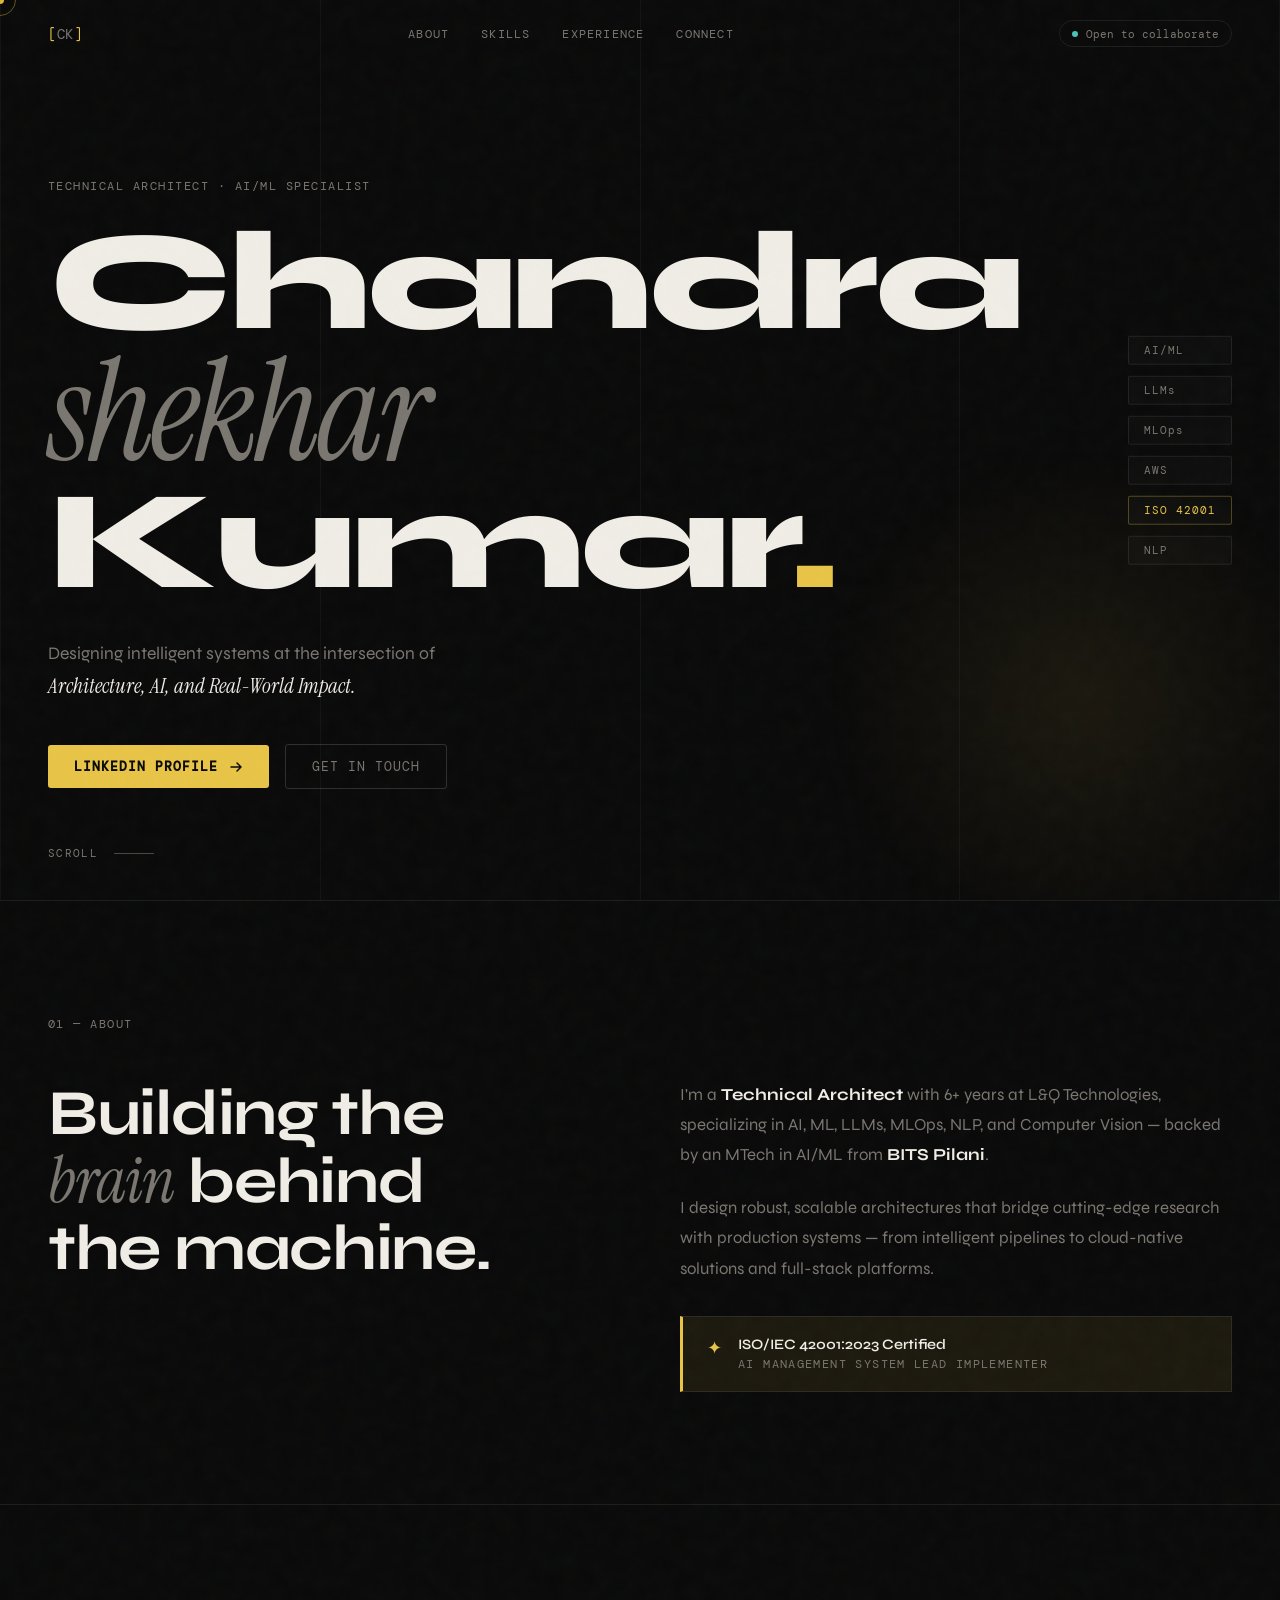
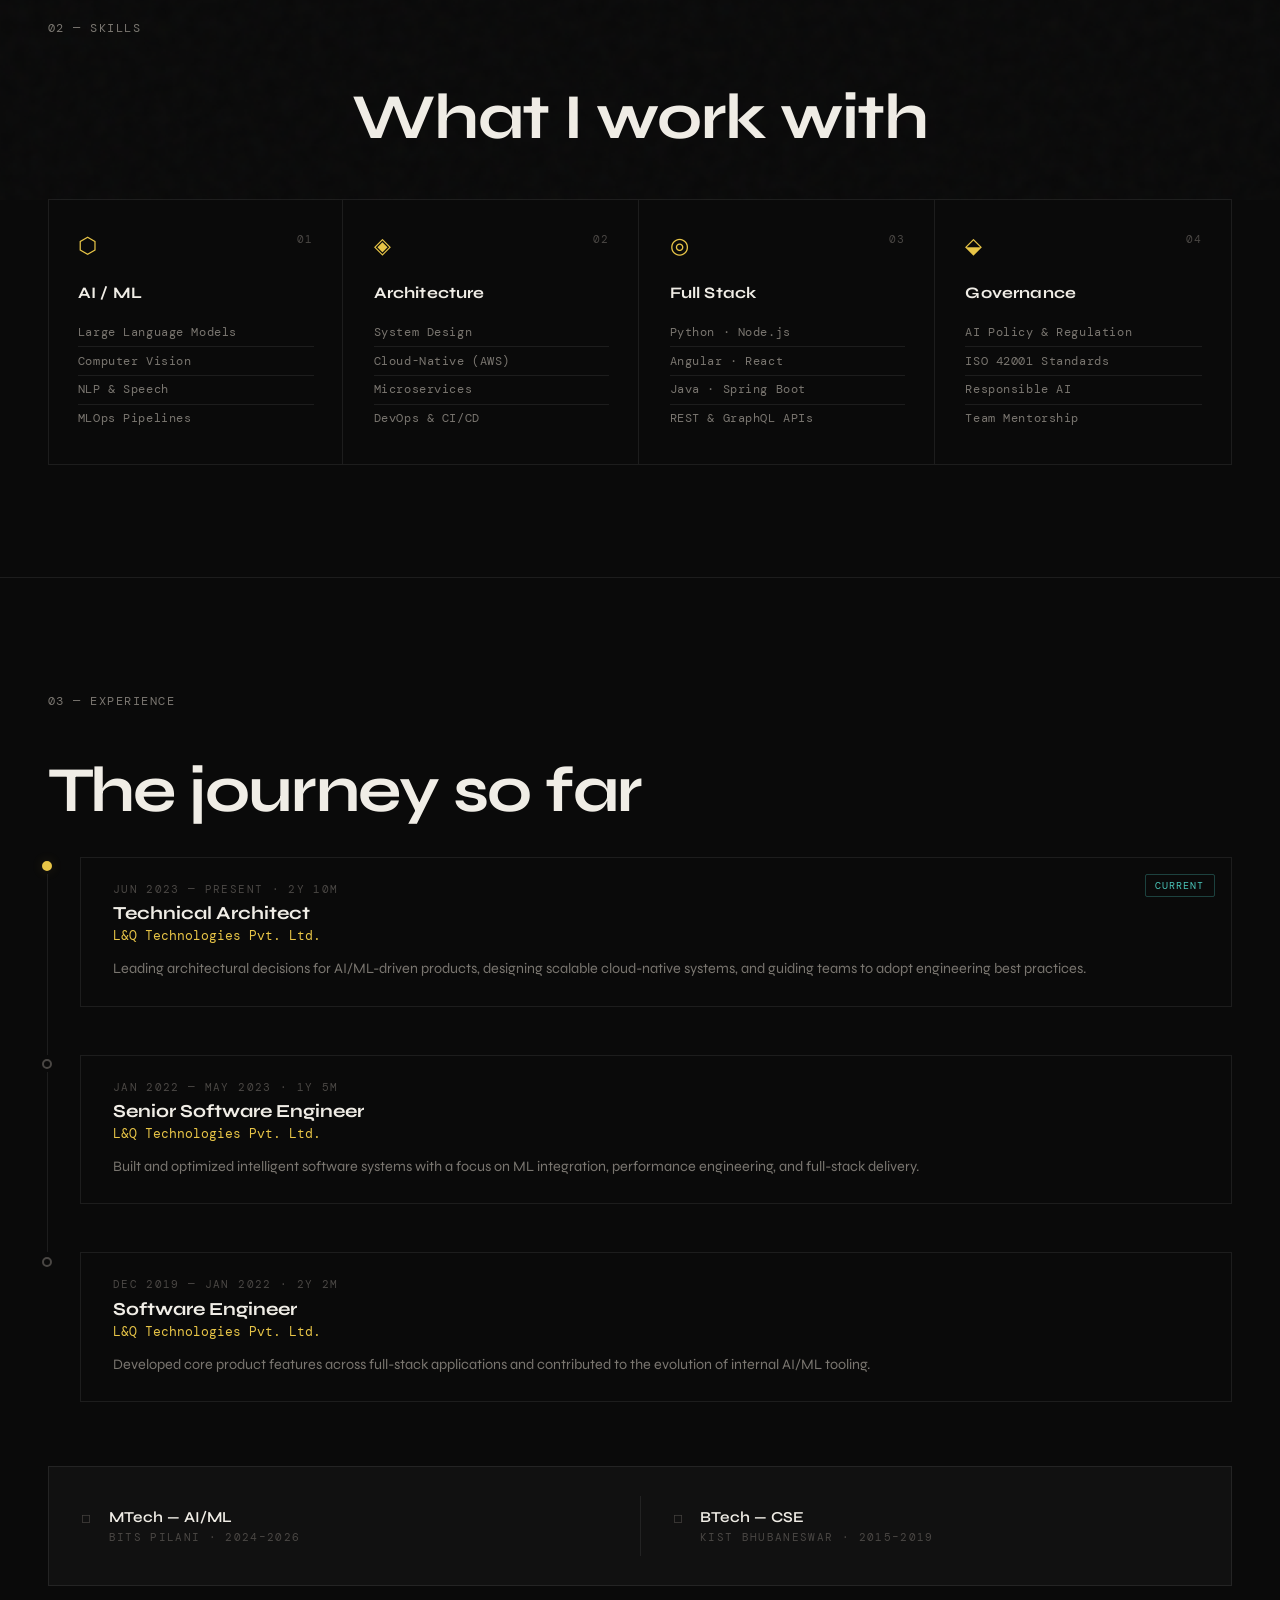
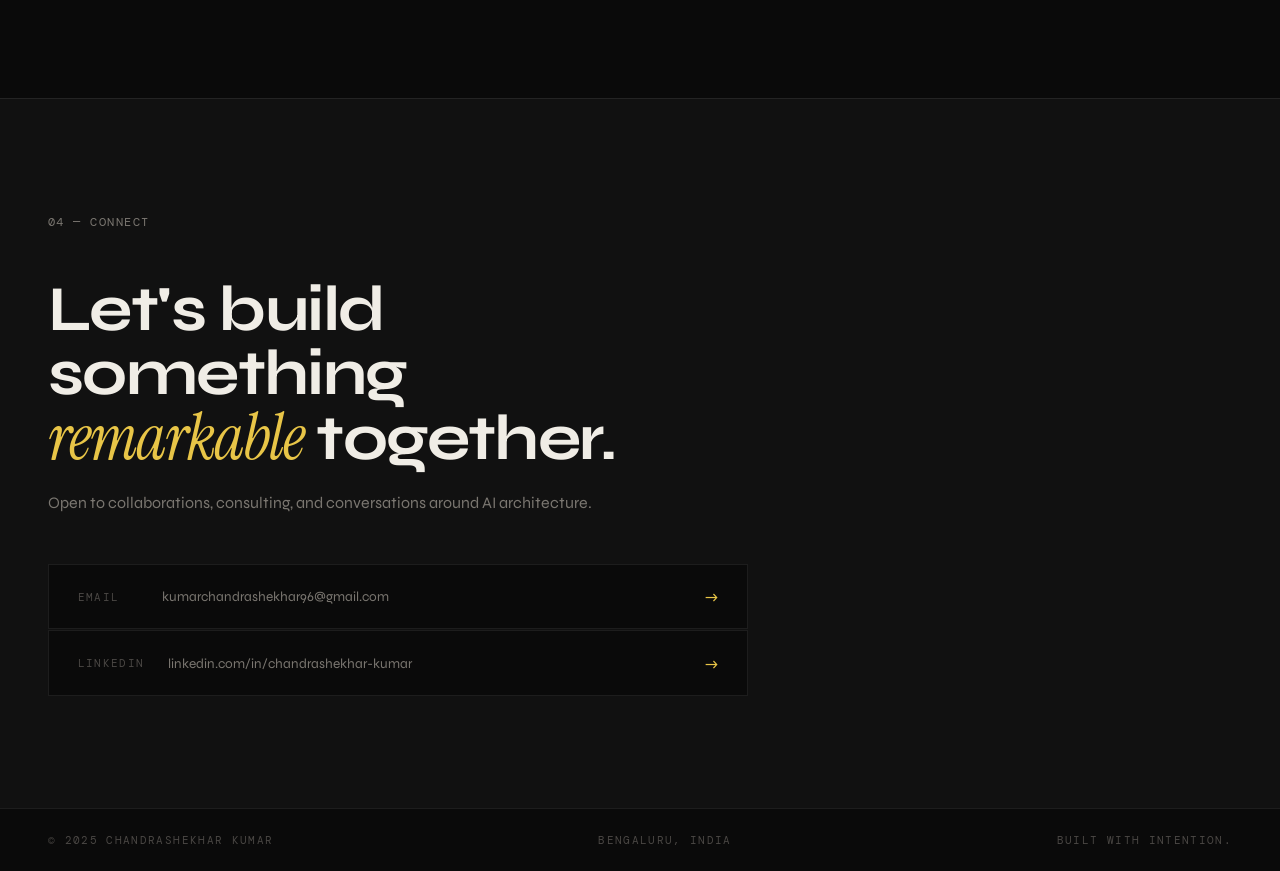
<file: index.html>
<!DOCTYPE html>
<html lang="en">
<head>
  <meta charset="UTF-8" />
  <meta name="viewport" content="width=device-width, initial-scale=1.0" />
  <title>Chandrashekhar Kumar — Technical Architect & AI/ML Specialist</title>
  <link rel="stylesheet" href="style.css" />
  <link rel="preconnect" href="https://fonts.googleapis.com" />
  <link rel="preconnect" href="https://fonts.gstatic.com" crossorigin />
  <link href="https://fonts.googleapis.com/css2?family=Syne:wght@400;600;700;800&family=DM+Mono:wght@300;400;500&family=Instrument+Serif:ital@0;1&display=swap" rel="stylesheet" />
</head>
<body>

  <!-- Cursor -->
  <div class="cursor" id="cursor"></div>
  <div class="cursor-follower" id="cursor-follower"></div>

  <!-- Noise overlay -->
  <div class="noise"></div>

  <!-- Grid lines -->
  <div class="grid-lines">
    <span></span><span></span><span></span><span></span><span></span>
  </div>

  <!-- NAV -->
  <nav class="nav" id="nav">
    <div class="nav-logo">
      <span class="logo-bracket">[</span>CK<span class="logo-bracket">]</span>
    </div>
    <div class="nav-links">
      <a href="#about" class="nav-link">About</a>
      <a href="#skills" class="nav-link">Skills</a>
      <a href="#experience" class="nav-link">Experience</a>
      <a href="#connect" class="nav-link">Connect</a>
    </div>
    <div class="nav-badge">
      <span class="status-dot"></span> Open to collaborate
    </div>
  </nav>

  <!-- HERO -->
  <section class="hero" id="hero">
    <div class="hero-eyebrow">
      <span class="mono">Technical Architect · AI/ML Specialist</span>
    </div>

    <h1 class="hero-name">
      <span class="name-line reveal" data-delay="0">Chandra</span>
      <span class="name-line reveal italic" data-delay="100">shekhar</span>
      <span class="name-line reveal" data-delay="200">Kumar<span class="dot">.</span></span>
    </h1>

    <div class="hero-tagline reveal" data-delay="400">
      Designing intelligent systems at the intersection of<br />
      <em>Architecture, AI, and Real-World Impact.</em>
    </div>

    <div class="hero-cta reveal" data-delay="600">
      <a href="https://www.linkedin.com/in/chandrashekhar-kumar" target="_blank" class="btn btn-primary">
        <span>LinkedIn Profile</span>
        <svg viewBox="0 0 16 16" fill="none"><path d="M3 8h10M9 4l4 4-4 4" stroke="currentColor" stroke-width="1.5" stroke-linecap="round" stroke-linejoin="round"/></svg>
      </a>
      <a href="mailto:kumarchandrashekhar96@gmail.com" class="btn btn-ghost">
        <span>Get in Touch</span>
      </a>
    </div>

    <div class="hero-scroll-hint">
      <span class="mono small">scroll</span>
      <div class="scroll-line"></div>
    </div>

    <!-- Floating chips -->
    <div class="floating-chips">
      <div class="chip chip-1">AI/ML</div>
      <div class="chip chip-2">LLMs</div>
      <div class="chip chip-3">MLOps</div>
      <div class="chip chip-4">AWS</div>
      <div class="chip chip-5">ISO 42001</div>
      <div class="chip chip-6">NLP</div>
    </div>

    <!-- Diagonal accent -->
    <div class="hero-accent"></div>
  </section>

  <!-- ABOUT -->
  <section class="about section" id="about">
    <div class="section-label"><span class="mono">01 — About</span></div>
    <div class="about-grid">
      <div class="about-left">
        <h2 class="section-title">Building the <br /><em>brain</em> behind <br />the machine.</h2>
      </div>
      <div class="about-right">
        <p class="about-text">
          I'm a <strong>Technical Architect</strong> with 6+ years at L&Q Technologies, specializing in AI, ML, LLMs, MLOps, NLP, and Computer Vision — backed by an MTech in AI/ML from <strong>BITS Pilani</strong>.
        </p>
        <p class="about-text">
          I design robust, scalable architectures that bridge cutting-edge research with production systems — from intelligent pipelines to cloud-native solutions and full-stack platforms.
        </p>
        <div class="about-cert">
          <div class="cert-icon">✦</div>
          <div>
            <div class="cert-title">ISO/IEC 42001:2023 Certified</div>
            <div class="cert-sub mono">AI Management System Lead Implementer</div>
          </div>
        </div>
      </div>
    </div>
  </section>

  <!-- SKILLS -->
  <section class="skills-section section" id="skills">
    <div class="section-label"><span class="mono">02 — Skills</span></div>
    <h2 class="section-title centered">What I work with</h2>
    <div class="skills-grid">

      <div class="skill-card" data-index="0">
        <div class="skill-card-top">
          <span class="skill-icon">⬡</span>
          <span class="skill-num mono">01</span>
        </div>
        <h3>AI / ML</h3>
        <ul>
          <li>Large Language Models</li>
          <li>Computer Vision</li>
          <li>NLP & Speech</li>
          <li>MLOps Pipelines</li>
        </ul>
      </div>

      <div class="skill-card" data-index="1">
        <div class="skill-card-top">
          <span class="skill-icon">◈</span>
          <span class="skill-num mono">02</span>
        </div>
        <h3>Architecture</h3>
        <ul>
          <li>System Design</li>
          <li>Cloud-Native (AWS)</li>
          <li>Microservices</li>
          <li>DevOps & CI/CD</li>
        </ul>
      </div>

      <div class="skill-card" data-index="2">
        <div class="skill-card-top">
          <span class="skill-icon">◎</span>
          <span class="skill-num mono">03</span>
        </div>
        <h3>Full Stack</h3>
        <ul>
          <li>Python · Node.js</li>
          <li>Angular · React</li>
          <li>Java · Spring Boot</li>
          <li>REST & GraphQL APIs</li>
        </ul>
      </div>

      <div class="skill-card" data-index="3">
        <div class="skill-card-top">
          <span class="skill-icon">⬙</span>
          <span class="skill-num mono">04</span>
        </div>
        <h3>Governance</h3>
        <ul>
          <li>AI Policy & Regulation</li>
          <li>ISO 42001 Standards</li>
          <li>Responsible AI</li>
          <li>Team Mentorship</li>
        </ul>
      </div>

    </div>
  </section>

  <!-- EXPERIENCE TIMELINE -->
  <section class="experience section" id="experience">
    <div class="section-label"><span class="mono">03 — Experience</span></div>
    <h2 class="section-title">The journey so far</h2>

    <div class="timeline">

      <div class="timeline-item current">
        <div class="timeline-dot"></div>
        <div class="timeline-connector"></div>
        <div class="timeline-content">
          <div class="timeline-meta mono">Jun 2023 — Present · 2y 10m</div>
          <div class="timeline-role">Technical Architect</div>
          <div class="timeline-company">L&Q Technologies Pvt. Ltd.</div>
          <p>Leading architectural decisions for AI/ML-driven products, designing scalable cloud-native systems, and guiding teams to adopt engineering best practices.</p>
          <span class="timeline-badge current-badge">Current</span>
        </div>
      </div>

      <div class="timeline-item">
        <div class="timeline-dot"></div>
        <div class="timeline-connector"></div>
        <div class="timeline-content">
          <div class="timeline-meta mono">Jan 2022 — May 2023 · 1y 5m</div>
          <div class="timeline-role">Senior Software Engineer</div>
          <div class="timeline-company">L&Q Technologies Pvt. Ltd.</div>
          <p>Built and optimized intelligent software systems with a focus on ML integration, performance engineering, and full-stack delivery.</p>
        </div>
      </div>

      <div class="timeline-item">
        <div class="timeline-dot"></div>
        <div class="timeline-content">
          <div class="timeline-meta mono">Dec 2019 — Jan 2022 · 2y 2m</div>
          <div class="timeline-role">Software Engineer</div>
          <div class="timeline-company">L&Q Technologies Pvt. Ltd.</div>
          <p>Developed core product features across full-stack applications and contributed to the evolution of internal AI/ML tooling.</p>
        </div>
      </div>

    </div>

    <!-- Education strip -->
    <div class="edu-strip">
      <div class="edu-item">
        <span class="edu-icon mono">◻</span>
        <div>
          <div class="edu-degree">MTech — AI/ML</div>
          <div class="edu-school mono">BITS Pilani · 2024–2026</div>
        </div>
      </div>
      <div class="edu-divider"></div>
      <div class="edu-item">
        <span class="edu-icon mono">◻</span>
        <div>
          <div class="edu-degree">BTech — CSE</div>
          <div class="edu-school mono">KIST Bhubaneswar · 2015–2019</div>
        </div>
      </div>
    </div>
  </section>

  <!-- CONNECT -->
  <section class="connect section" id="connect">
    <div class="section-label"><span class="mono">04 — Connect</span></div>
    <div class="connect-inner">
      <h2 class="connect-title">
        Let's build something<br />
        <em>remarkable</em> together.
      </h2>
      <p class="connect-sub">Open to collaborations, consulting, and conversations around AI architecture.</p>
      <div class="connect-links">
        <a href="mailto:kumarchandrashekhar96@gmail.com" class="connect-card">
          <span class="connect-card-label mono">Email</span>
          <span class="connect-card-value">kumarchandrashekhar96@gmail.com</span>
          <span class="connect-arrow">→</span>
        </a>
        <a href="https://www.linkedin.com/in/chandrashekhar-kumar" target="_blank" class="connect-card">
          <span class="connect-card-label mono">LinkedIn</span>
          <span class="connect-card-value">linkedin.com/in/chandrashekhar-kumar</span>
          <span class="connect-arrow">→</span>
        </a>
      </div>
    </div>
  </section>

  <!-- FOOTER -->
  <footer class="footer">
    <span class="mono small">© 2025 Chandrashekhar Kumar</span>
    <span class="mono small">Bengaluru, India</span>
    <span class="mono small">Built with intention.</span>
  </footer>

  <script src="script.js"></script>
</body>
</html>
</file>
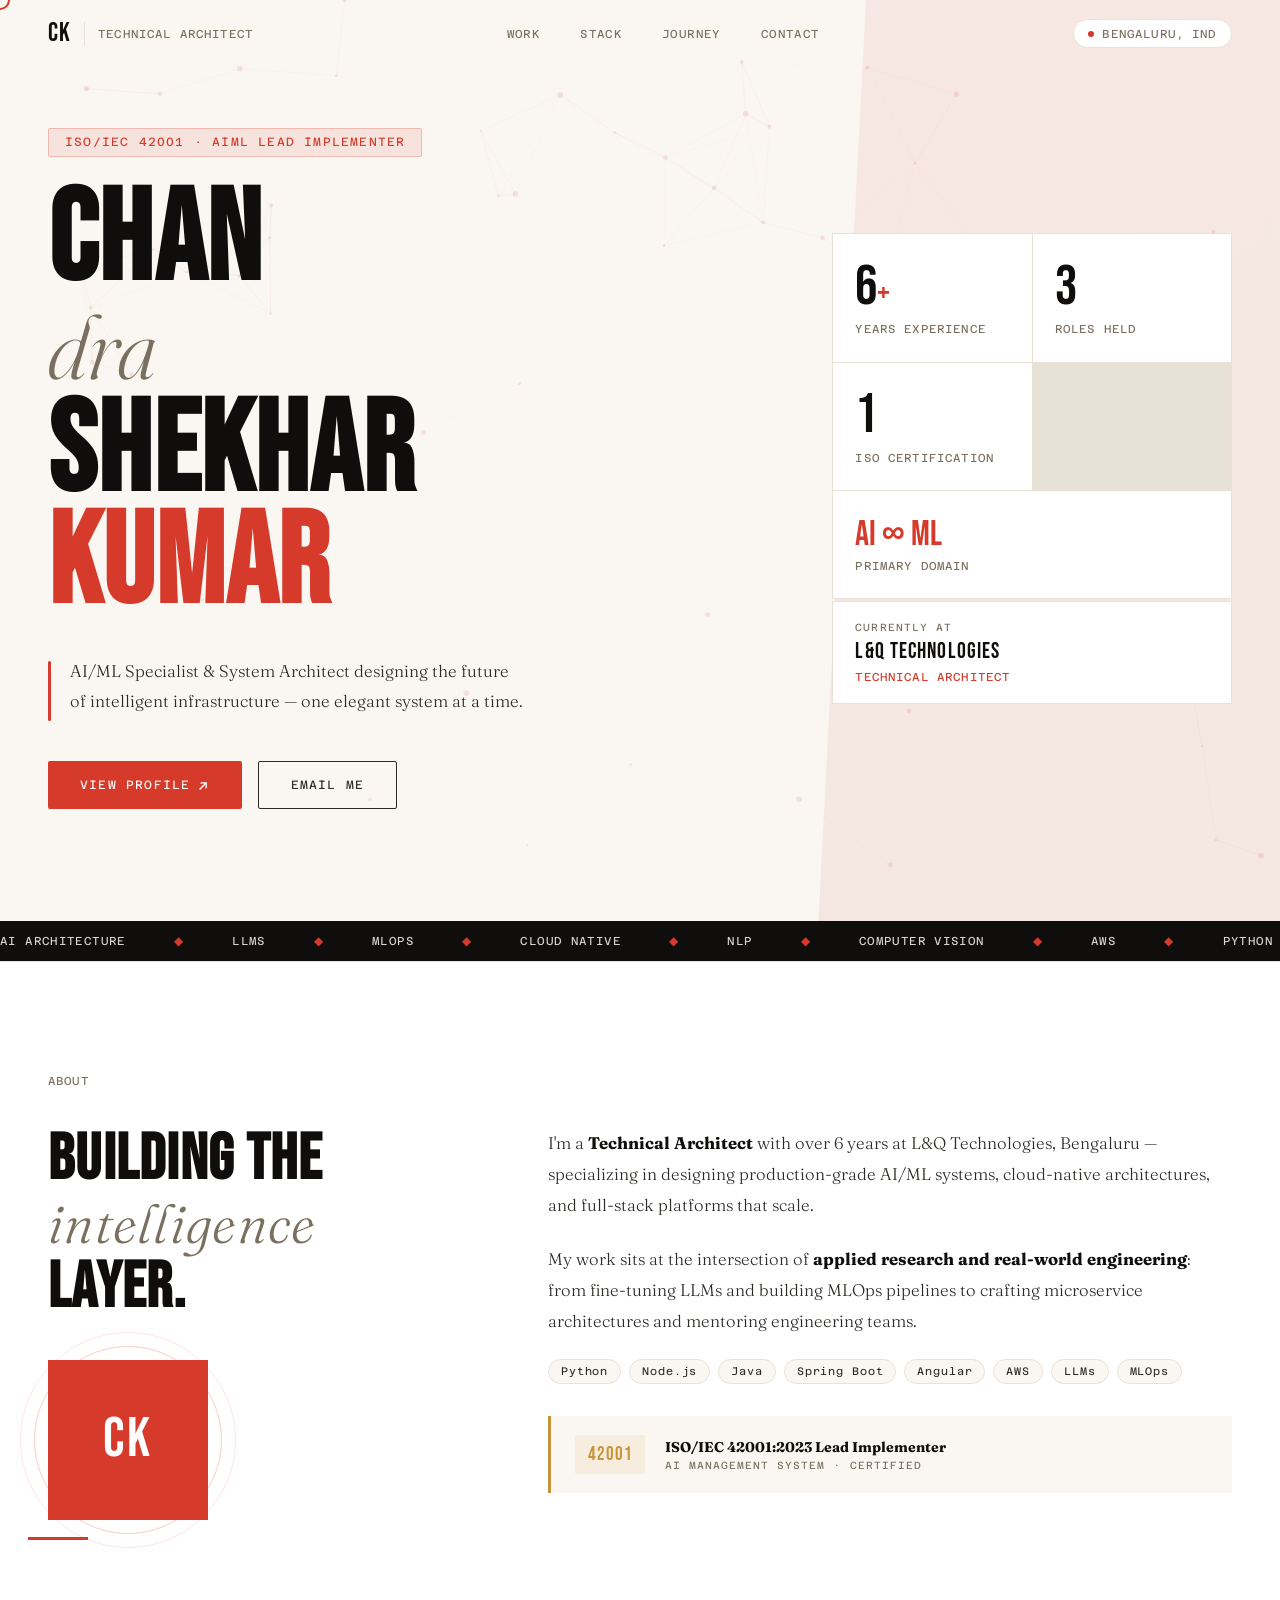
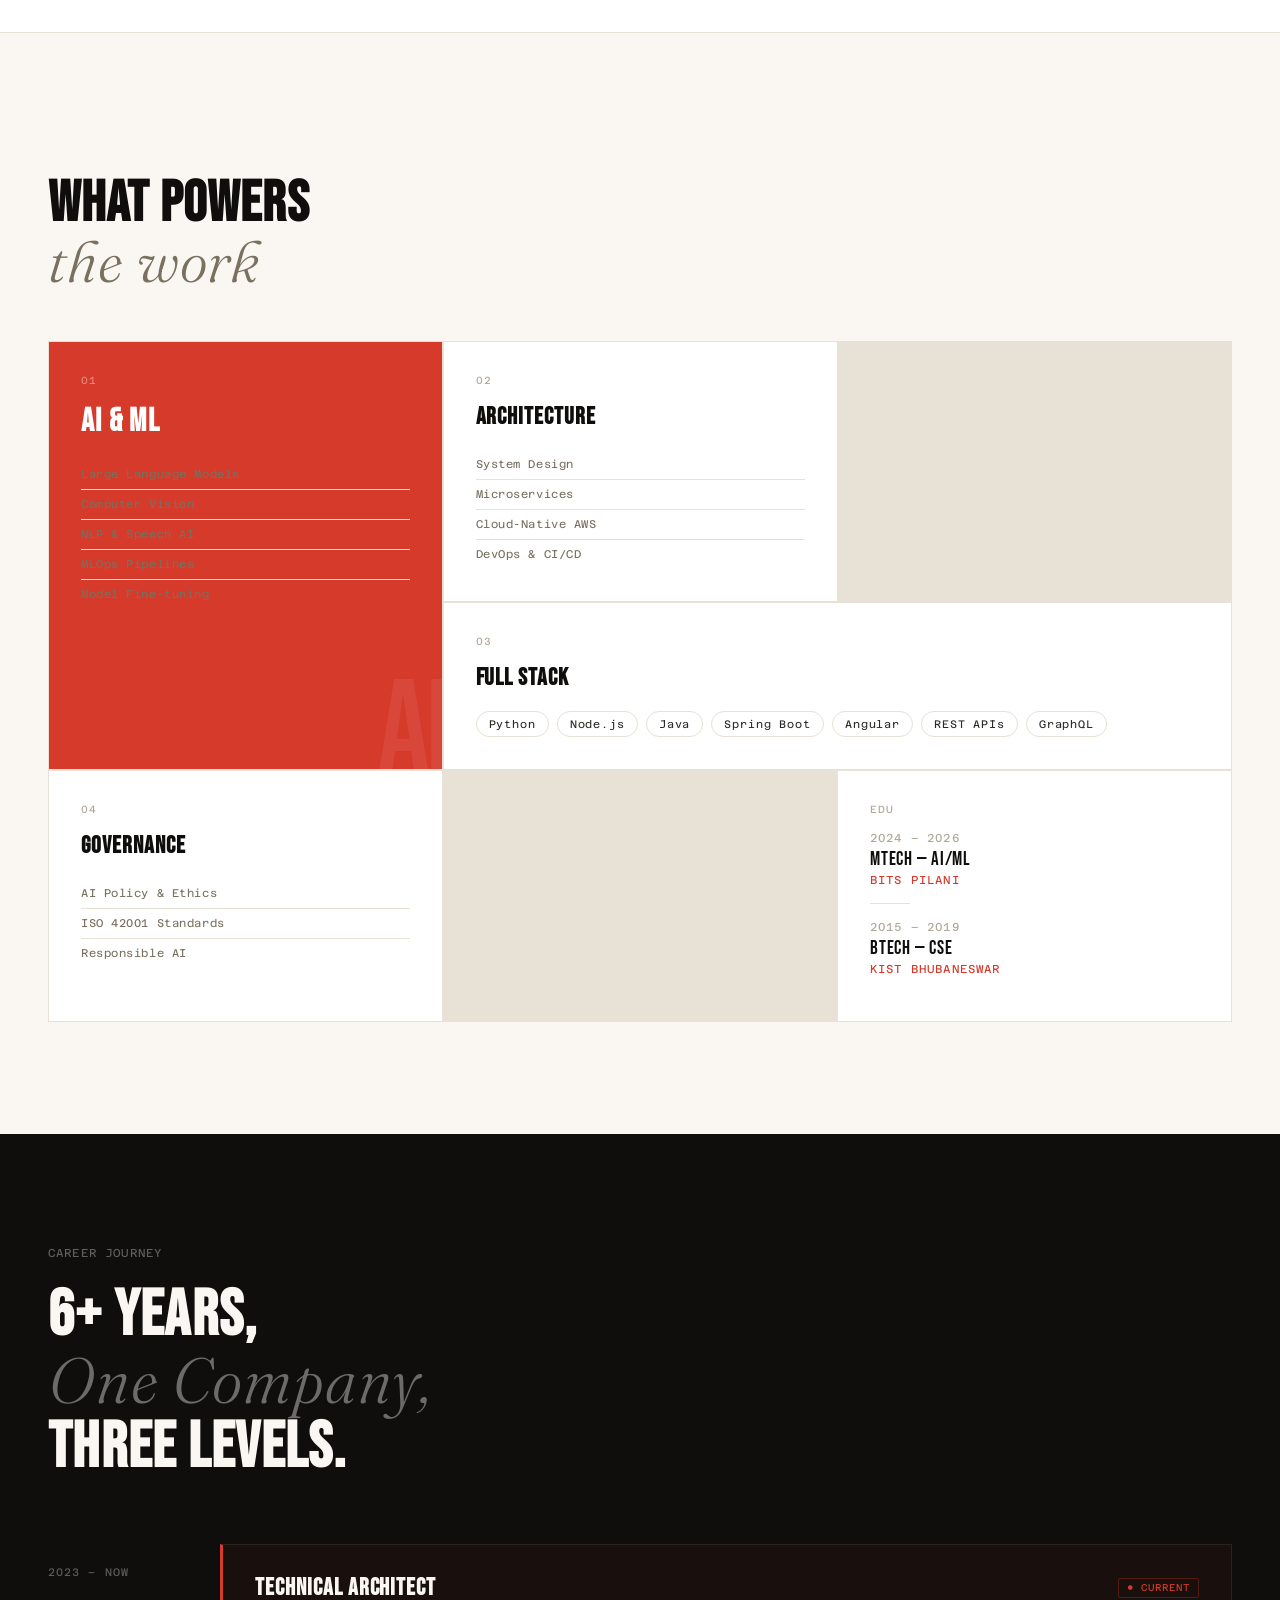
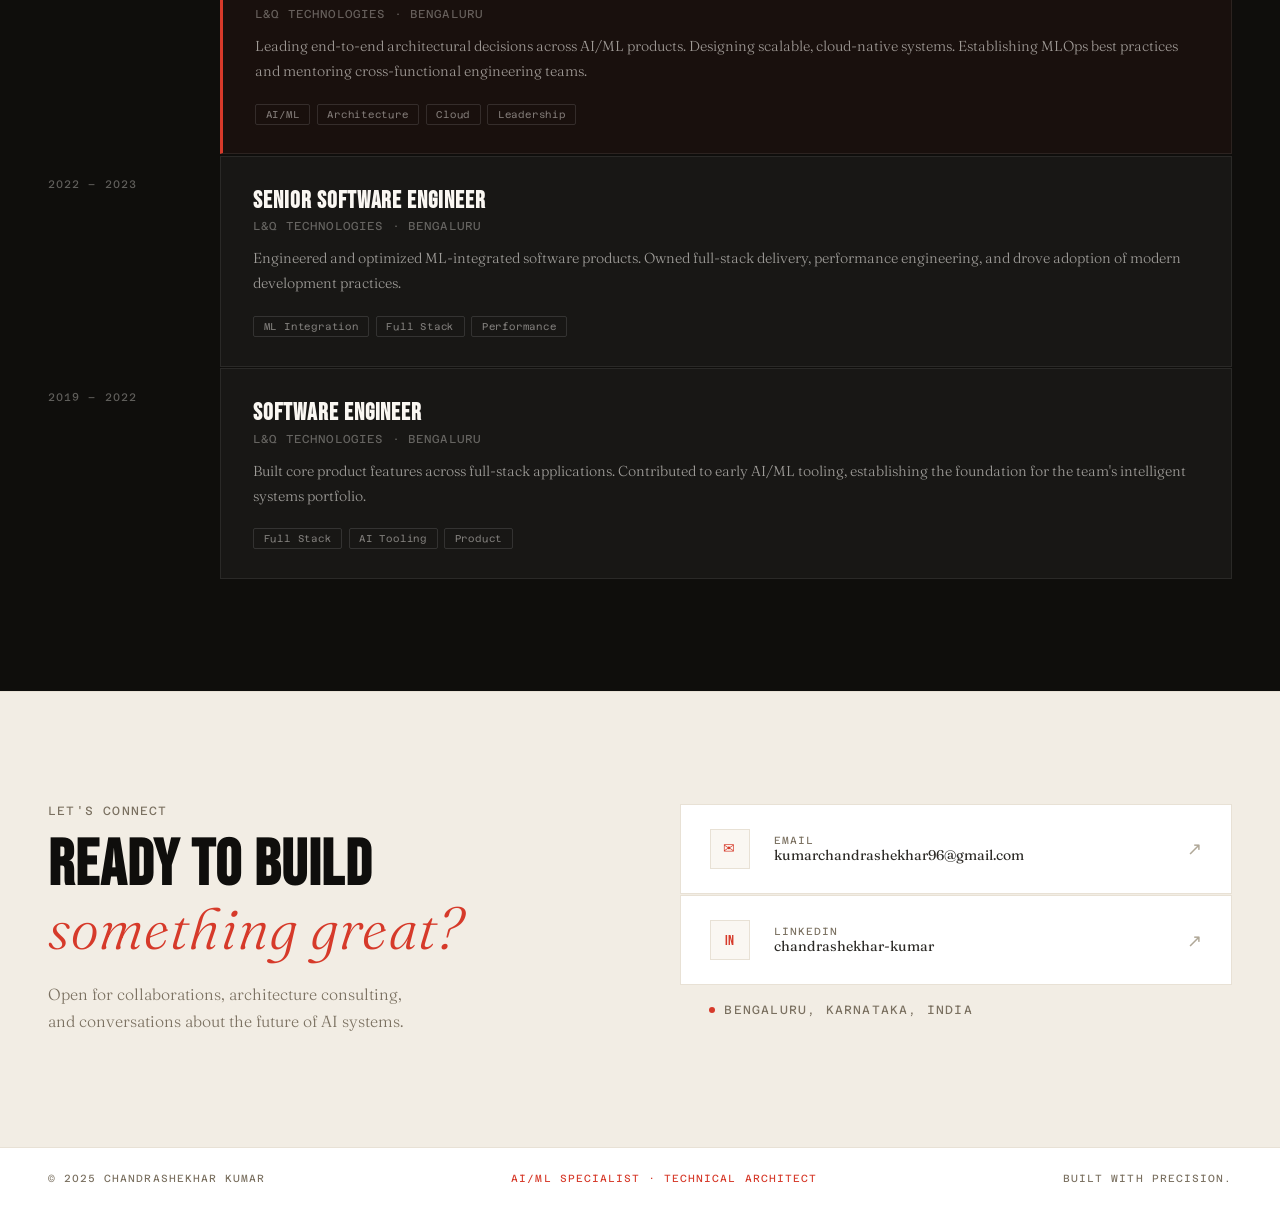
<file: v2/index2.html>
<!DOCTYPE html>
<html lang="en">
<head>
  <meta charset="UTF-8" />
  <meta name="viewport" content="width=device-width, initial-scale=1.0" />
  <title>Chandrashekhar Kumar — AI Architect</title>
  <link rel="stylesheet" href="style2.css" />
  <link rel="preconnect" href="https://fonts.googleapis.com" />
  <link rel="preconnect" href="https://fonts.gstatic.com" crossorigin />
  <link href="https://fonts.googleapis.com/css2?family=Bebas+Neue&family=Fraunces:ital,opsz,wght@0,9..144,300;0,9..144,700;1,9..144,300;1,9..144,700&family=Azeret+Mono:wght@300;400;500&display=swap" rel="stylesheet" />
</head>
<body>

  <!-- Custom cursor -->
  <div class="cur" id="cur"></div>

  <!-- Canvas for animated mesh background -->
  <canvas id="mesh-canvas"></canvas>

  <!-- ===================== NAV ===================== -->
  <header class="header" id="header">
    <div class="header-inner">
      <div class="logo">
        <span class="logo-text">CK</span>
        <div class="logo-line"></div>
        <span class="logo-sub mono">Technical Architect</span>
      </div>

      <nav class="nav-items">
        <a href="#work" class="nav-a">Work</a>
        <a href="#stack" class="nav-a">Stack</a>
        <a href="#timeline" class="nav-a">Journey</a>
        <a href="#contact" class="nav-a">Contact</a>
      </nav>

      <div class="header-pill">
        <span class="pill-dot"></span>
        <span class="mono">Bengaluru, IND</span>
      </div>
    </div>
  </header>

  <!-- ===================== HERO ===================== -->
  <section class="hero" id="hero">

    <!-- Big diagonal red band -->
    <div class="hero-band"></div>

    <div class="hero-layout">

      <!-- LEFT column -->
      <div class="hero-left">
        <div class="hero-badge fade-seq" data-seq="0">
          <span class="mono small">ISO/IEC 42001 · AIML Lead Implementer</span>
        </div>

        <h1 class="hero-h1">
          <span class="h1-word fade-seq" data-seq="1">CHAN</span>
          <span class="h1-word serif fade-seq" data-seq="2">dra</span>
          <span class="h1-word fade-seq" data-seq="3">SHEKHAR</span>
          <span class="h1-word accent-word fade-seq" data-seq="4">KUMAR</span>
        </h1>

        <div class="hero-descriptor fade-seq" data-seq="5">
          <div class="descriptor-line"></div>
          <p>AI/ML Specialist &amp; System Architect designing the future of intelligent infrastructure — one elegant system at a time.</p>
        </div>

        <div class="hero-actions fade-seq" data-seq="6">
          <a href="https://www.linkedin.com/in/chandrashekhar-kumar" target="_blank" class="btn-red">
            View Profile <span class="btn-arrow">↗</span>
          </a>
          <a href="mailto:kumarchandrashekhar96@gmail.com" class="btn-outline">
            Email Me
          </a>
        </div>
      </div>

      <!-- RIGHT column — decorative stat block -->
      <div class="hero-right fade-seq" data-seq="3">
        <div class="stat-block">
          <div class="stat-item">
            <div class="stat-num">6<span class="stat-plus">+</span></div>
            <div class="stat-label mono">Years Experience</div>
          </div>
          <div class="stat-item">
            <div class="stat-num">3</div>
            <div class="stat-label mono">Roles Held</div>
          </div>
          <div class="stat-item">
            <div class="stat-num">1</div>
            <div class="stat-label mono">ISO Certification</div>
          </div>
          <div class="stat-item wide">
            <div class="stat-num large">AI ∞ ML</div>
            <div class="stat-label mono">Primary Domain</div>
          </div>
        </div>

        <div class="company-badge">
          <span class="mono tiny">Currently at</span>
          <span class="company-name">L&amp;Q Technologies</span>
          <span class="company-role mono">Technical Architect</span>
        </div>
      </div>

    </div>

    <!-- Scroll ticker -->
    <div class="ticker-wrap">
      <div class="ticker-inner" id="ticker">
        <span>AI Architecture</span>
        <span class="ticker-dot">◆</span>
        <span>LLMs</span>
        <span class="ticker-dot">◆</span>
        <span>MLOps</span>
        <span class="ticker-dot">◆</span>
        <span>Cloud Native</span>
        <span class="ticker-dot">◆</span>
        <span>NLP</span>
        <span class="ticker-dot">◆</span>
        <span>Computer Vision</span>
        <span class="ticker-dot">◆</span>
        <span>AWS</span>
        <span class="ticker-dot">◆</span>
        <span>Python · Node.js · Java</span>
        <span class="ticker-dot">◆</span>
        <span>Spring Boot</span>
        <span class="ticker-dot">◆</span>
        <span>Angular</span>
        <span class="ticker-dot">◆</span>
      </div>
    </div>

  </section>

  <!-- ===================== ABOUT ===================== -->
  <section class="about-sec" id="work">
    <div class="about-inner">

      <div class="about-tag mono reveal">About</div>

      <div class="about-grid">
        <div class="about-heading-col">
          <h2 class="about-h2 reveal">
            Building the<br />
            <em>intelligence</em><br />
            layer.
          </h2>
          <div class="about-photo-mock reveal">
            <div class="photo-initials">CK</div>
            <div class="photo-ring photo-ring-1"></div>
            <div class="photo-ring photo-ring-2"></div>
            <div class="photo-decorline"></div>
          </div>
        </div>

        <div class="about-text-col">
          <p class="about-p reveal">
            I'm a <strong>Technical Architect</strong> with over 6 years at L&Q Technologies, Bengaluru — specializing in designing production-grade AI/ML systems, cloud-native architectures, and full-stack platforms that scale.
          </p>
          <p class="about-p reveal">
            My work sits at the intersection of <strong>applied research and real-world engineering</strong>: from fine-tuning LLMs and building MLOps pipelines to crafting microservice architectures and mentoring engineering teams.
          </p>

          <div class="about-pills reveal">
            <span class="pill">Python</span>
            <span class="pill">Node.js</span>
            <span class="pill">Java</span>
            <span class="pill">Spring Boot</span>
            <span class="pill">Angular</span>
            <span class="pill">AWS</span>
            <span class="pill">LLMs</span>
            <span class="pill">MLOps</span>
          </div>

          <div class="cert-row reveal">
            <div class="cert-icon-box">42001</div>
            <div>
              <div class="cert-name">ISO/IEC 42001:2023 Lead Implementer</div>
              <div class="mono tiny" style="color:var(--ink-3)">AI Management System · Certified</div>
            </div>
          </div>
        </div>
      </div>
    </div>
  </section>

  <!-- ===================== SKILLS BENTO ===================== -->
  <section class="bento-sec" id="stack">
    <div class="bento-inner">
      <div class="bento-tag mono reveal">Tech Stack</div>
      <h2 class="bento-h2 reveal">What powers<br/><em>the work</em></h2>

      <div class="bento-grid">

        <div class="bento-card b-tall red-card reveal">
          <div class="bento-num mono">01</div>
          <h3>AI &amp; ML</h3>
          <ul>
            <li>Large Language Models</li>
            <li>Computer Vision</li>
            <li>NLP &amp; Speech AI</li>
            <li>MLOps Pipelines</li>
            <li>Model Fine-tuning</li>
          </ul>
          <div class="bento-bg-text">AI</div>
        </div>

        <div class="bento-card reveal">
          <div class="bento-num mono">02</div>
          <h3>Architecture</h3>
          <ul>
            <li>System Design</li>
            <li>Microservices</li>
            <li>Cloud-Native AWS</li>
            <li>DevOps &amp; CI/CD</li>
          </ul>
        </div>

        <div class="bento-card b-wide reveal">
          <div class="bento-num mono">03</div>
          <h3>Full Stack</h3>
          <div class="stack-pills-row">
            <span class="s-pill">Python</span>
            <span class="s-pill">Node.js</span>
            <span class="s-pill">Java</span>
            <span class="s-pill">Spring Boot</span>
            <span class="s-pill">Angular</span>
            <span class="s-pill">REST APIs</span>
            <span class="s-pill">GraphQL</span>
          </div>
        </div>

        <div class="bento-card reveal">
          <div class="bento-num mono">04</div>
          <h3>Governance</h3>
          <ul>
            <li>AI Policy &amp; Ethics</li>
            <li>ISO 42001 Standards</li>
            <li>Responsible AI</li>
          </ul>
        </div>

        <div class="bento-card edu-card reveal">
          <div class="bento-num mono">EDU</div>
          <div class="edu-entry">
            <div class="edu-year mono">2024 – 2026</div>
            <div class="edu-deg">MTech — AI/ML</div>
            <div class="edu-school mono">BITS Pilani</div>
          </div>
          <div class="edu-divider"></div>
          <div class="edu-entry">
            <div class="edu-year mono">2015 – 2019</div>
            <div class="edu-deg">BTech — CSE</div>
            <div class="edu-school mono">KIST Bhubaneswar</div>
          </div>
        </div>

      </div>
    </div>
  </section>

  <!-- ===================== TIMELINE ===================== -->
  <section class="timeline-sec" id="timeline">
    <div class="timeline-inner">
      <div class="timeline-tag mono reveal">Career Journey</div>
      <h2 class="timeline-h2 reveal">6+ Years,<br /><em>One Company,</em><br />Three Levels.</h2>

      <div class="tl-track">

        <div class="tl-item reveal">
          <div class="tl-year mono">2023 – Now</div>
          <div class="tl-card tl-current">
            <div class="tl-role-row">
              <h3>Technical Architect</h3>
              <span class="tl-live mono">● CURRENT</span>
            </div>
            <div class="tl-company mono">L&amp;Q Technologies · Bengaluru</div>
            <p>Leading end-to-end architectural decisions across AI/ML products. Designing scalable, cloud-native systems. Establishing MLOps best practices and mentoring cross-functional engineering teams.</p>
            <div class="tl-tags">
              <span>AI/ML</span><span>Architecture</span><span>Cloud</span><span>Leadership</span>
            </div>
          </div>
        </div>

        <div class="tl-item reveal">
          <div class="tl-year mono">2022 – 2023</div>
          <div class="tl-card">
            <div class="tl-role-row">
              <h3>Senior Software Engineer</h3>
            </div>
            <div class="tl-company mono">L&amp;Q Technologies · Bengaluru</div>
            <p>Engineered and optimized ML-integrated software products. Owned full-stack delivery, performance engineering, and drove adoption of modern development practices.</p>
            <div class="tl-tags">
              <span>ML Integration</span><span>Full Stack</span><span>Performance</span>
            </div>
          </div>
        </div>

        <div class="tl-item reveal">
          <div class="tl-year mono">2019 – 2022</div>
          <div class="tl-card">
            <div class="tl-role-row">
              <h3>Software Engineer</h3>
            </div>
            <div class="tl-company mono">L&amp;Q Technologies · Bengaluru</div>
            <p>Built core product features across full-stack applications. Contributed to early AI/ML tooling, establishing the foundation for the team's intelligent systems portfolio.</p>
            <div class="tl-tags">
              <span>Full Stack</span><span>AI Tooling</span><span>Product</span>
            </div>
          </div>
        </div>

      </div>
    </div>
  </section>

  <!-- ===================== CONTACT ===================== -->
  <section class="contact-sec" id="contact">
    <div class="contact-inner">
      <div class="contact-left reveal">
        <div class="mono small" style="color:var(--ink-3); margin-bottom:1rem">Let's connect</div>
        <h2 class="contact-h2">Ready to build<br /><em>something great?</em></h2>
        <p class="contact-sub">Open for collaborations, architecture consulting, and conversations about the future of AI systems.</p>
      </div>

      <div class="contact-right reveal">
        <a href="mailto:kumarchandrashekhar96@gmail.com" class="contact-card">
          <div class="contact-icon">✉</div>
          <div class="contact-info">
            <div class="mono tiny" style="color:var(--ink-3)">Email</div>
            <div class="contact-val">kumarchandrashekhar96@gmail.com</div>
          </div>
          <div class="contact-arrow">↗</div>
        </a>

        <a href="https://www.linkedin.com/in/chandrashekhar-kumar" target="_blank" class="contact-card">
          <div class="contact-icon">in</div>
          <div class="contact-info">
            <div class="mono tiny" style="color:var(--ink-3)">LinkedIn</div>
            <div class="contact-val">chandrashekhar-kumar</div>
          </div>
          <div class="contact-arrow">↗</div>
        </a>

        <div class="contact-location">
          <span class="loc-dot"></span>
          <span class="mono small">Bengaluru, Karnataka, India</span>
        </div>
      </div>
    </div>
  </section>

  <!-- ===================== FOOTER ===================== -->
  <footer class="footer">
    <span class="mono tiny">© 2025 Chandrashekhar Kumar</span>
    <span class="mono tiny footer-center">AI/ML Specialist · Technical Architect</span>
    <span class="mono tiny">Built with precision.</span>
  </footer>

  <script src="script2.js"></script>
</body>
</html>
</file>
<file: style.css>
/* =============================================
   CHANDRASHEKHAR KUMAR — GITHUB INTRO PAGE
   Aesthetic: Dark Editorial · Architectural
   ============================================= */

:root {
  --bg: #0a0a0a;
  --bg-2: #111111;
  --bg-3: #161616;
  --surface: #1a1a1a;
  --border: rgba(255, 255, 255, 0.08);
  --border-strong: rgba(255, 255, 255, 0.15);

  --text: #f0ede6;
  --text-muted: #7a7670;
  --text-subtle: #4a4744;

  --accent: #e8c547;
  --accent-dim: rgba(232, 197, 71, 0.15);
  --accent-glow: rgba(232, 197, 71, 0.08);

  --red: #e05c4a;
  --teal: #4ac4b8;

  --font-display: 'Syne', sans-serif;
  --font-serif: 'Instrument Serif', serif;
  --font-mono: 'DM Mono', monospace;

  --ease-out-expo: cubic-bezier(0.16, 1, 0.3, 1);
  --ease-in-out: cubic-bezier(0.4, 0, 0.2, 1);
}

/* ---- RESET ---- */
*, *::before, *::after { box-sizing: border-box; margin: 0; padding: 0; }

html {
  scroll-behavior: smooth;
  font-size: 16px;
}

body {
  background: var(--bg);
  color: var(--text);
  font-family: var(--font-display);
  overflow-x: hidden;
  cursor: none;
}

a { text-decoration: none; color: inherit; }
ul { list-style: none; }

/* ---- CUSTOM CURSOR ---- */
.cursor {
  position: fixed;
  width: 8px; height: 8px;
  background: var(--accent);
  border-radius: 50%;
  pointer-events: none;
  z-index: 9999;
  transform: translate(-50%, -50%);
  transition: transform 0.1s, width 0.2s, height 0.2s;
  mix-blend-mode: difference;
}

.cursor-follower {
  position: fixed;
  width: 32px; height: 32px;
  border: 1px solid rgba(232, 197, 71, 0.4);
  border-radius: 50%;
  pointer-events: none;
  z-index: 9998;
  transform: translate(-50%, -50%);
  transition: transform 0.15s var(--ease-out-expo),
              width 0.3s, height 0.3s, border-color 0.3s;
}

body:has(a:hover) .cursor { width: 12px; height: 12px; }
body:has(a:hover) .cursor-follower { width: 48px; height: 48px; border-color: var(--accent); }

/* ---- NOISE ---- */
.noise {
  position: fixed;
  inset: -200%;
  width: 400%; height: 400%;
  background-image: url("data:image/svg+xml,%3Csvg viewBox='0 0 256 256' xmlns='http://www.w3.org/2000/svg'%3E%3Cfilter id='noise'%3E%3CfeTurbulence type='fractalNoise' baseFrequency='0.9' numOctaves='4' stitchTiles='stitch'/%3E%3C/filter%3E%3Crect width='100%25' height='100%25' filter='url(%23noise)'/%3E%3C/svg%3E");
  opacity: 0.025;
  pointer-events: none;
  z-index: 9997;
  animation: noise-shift 8s steps(2) infinite;
}

@keyframes noise-shift {
  0% { transform: translate(0, 0); }
  25% { transform: translate(-2%, 1%); }
  50% { transform: translate(1%, -2%); }
  75% { transform: translate(-1%, 2%); }
  100% { transform: translate(0, 0); }
}

/* ---- GRID LINES ---- */
.grid-lines {
  position: fixed;
  top: 0; left: 0;
  width: 100%; height: 100%;
  pointer-events: none;
  z-index: 0;
  display: flex;
  justify-content: space-between;
}

.grid-lines span {
  width: 1px;
  height: 100%;
  background: var(--border);
  opacity: 0.5;
}

/* ---- NAV ---- */
.nav {
  position: fixed;
  top: 0; left: 0; right: 0;
  z-index: 100;
  display: flex;
  align-items: center;
  justify-content: space-between;
  padding: 1.25rem 3rem;
  border-bottom: 1px solid transparent;
  transition: border-color 0.3s, background 0.3s, backdrop-filter 0.3s;
}

.nav.scrolled {
  border-color: var(--border);
  background: rgba(10, 10, 10, 0.85);
  backdrop-filter: blur(20px);
}

.nav-logo {
  font-family: var(--font-mono);
  font-size: 0.9rem;
  color: var(--text-muted);
  letter-spacing: 0.05em;
}

.logo-bracket { color: var(--accent); }

.nav-links {
  display: flex;
  gap: 2rem;
}

.nav-link {
  font-family: var(--font-mono);
  font-size: 0.75rem;
  color: var(--text-muted);
  letter-spacing: 0.1em;
  text-transform: uppercase;
  transition: color 0.2s;
}

.nav-link:hover { color: var(--text); }

.nav-badge {
  display: flex;
  align-items: center;
  gap: 0.5rem;
  font-family: var(--font-mono);
  font-size: 0.7rem;
  color: var(--text-muted);
  border: 1px solid var(--border);
  padding: 0.35rem 0.75rem;
  border-radius: 100px;
}

.status-dot {
  width: 6px; height: 6px;
  background: #4ac4b8;
  border-radius: 50%;
  animation: pulse 2s ease-in-out infinite;
}

@keyframes pulse {
  0%, 100% { opacity: 1; transform: scale(1); }
  50% { opacity: 0.6; transform: scale(0.8); }
}

/* ---- HERO ---- */
.hero {
  position: relative;
  min-height: 100svh;
  display: flex;
  flex-direction: column;
  justify-content: center;
  padding: 8rem 3rem 4rem;
  overflow: hidden;
  z-index: 1;
}

.hero-eyebrow {
  margin-bottom: 1.5rem;
  opacity: 0;
  transform: translateY(20px);
  animation: reveal 0.8s var(--ease-out-expo) 0.2s forwards;
}

.mono {
  font-family: var(--font-mono);
  font-size: 0.78rem;
  color: var(--text-muted);
  letter-spacing: 0.12em;
  text-transform: uppercase;
}

.hero-name {
  font-size: clamp(4rem, 11vw, 10rem);
  font-weight: 800;
  line-height: 0.92;
  letter-spacing: -0.03em;
  margin-bottom: 2rem;
}

.name-line {
  display: block;
  opacity: 0;
  transform: translateY(60px);
}

.name-line.italic {
  font-family: var(--font-serif);
  font-style: italic;
  font-weight: 400;
  color: var(--text-muted);
}

.name-line.reveal { animation: reveal 1s var(--ease-out-expo) forwards; }

.dot { color: var(--accent); }

.hero-tagline {
  font-size: 1.1rem;
  color: var(--text-muted);
  line-height: 1.7;
  max-width: 480px;
  margin-bottom: 2.5rem;
  opacity: 0;
  transform: translateY(20px);
}

.hero-tagline em {
  font-family: var(--font-serif);
  font-style: italic;
  color: var(--text);
  font-size: 1.2em;
}

.hero-cta {
  display: flex;
  gap: 1rem;
  align-items: center;
  opacity: 0;
  transform: translateY(20px);
  flex-wrap: wrap;
}

.reveal { animation: reveal 0.9s var(--ease-out-expo) forwards; }

@keyframes reveal {
  to { opacity: 1; transform: translateY(0); }
}

/* Buttons */
.btn {
  display: inline-flex;
  align-items: center;
  gap: 0.6rem;
  padding: 0.8rem 1.6rem;
  border-radius: 3px;
  font-family: var(--font-mono);
  font-size: 0.8rem;
  letter-spacing: 0.08em;
  text-transform: uppercase;
  transition: all 0.2s var(--ease-in-out);
  cursor: none;
}

.btn svg { width: 16px; height: 16px; transition: transform 0.2s; }
.btn:hover svg { transform: translateX(4px); }

.btn-primary {
  background: var(--accent);
  color: #0a0a0a;
  font-weight: 600;
}
.btn-primary:hover { background: #f0d060; }

.btn-ghost {
  border: 1px solid var(--border-strong);
  color: var(--text-muted);
}
.btn-ghost:hover { border-color: var(--text-muted); color: var(--text); }

/* Scroll hint */
.hero-scroll-hint {
  position: absolute;
  bottom: 2.5rem;
  left: 3rem;
  display: flex;
  align-items: center;
  gap: 1rem;
  opacity: 0;
  animation: reveal 1s var(--ease-out-expo) 1.2s forwards;
}

.scroll-line {
  width: 40px; height: 1px;
  background: var(--text-subtle);
  position: relative;
  overflow: hidden;
}

.scroll-line::after {
  content: '';
  position: absolute;
  top: 0; left: -100%;
  width: 100%; height: 100%;
  background: var(--accent);
  animation: slide-right 2s ease-in-out infinite;
}

@keyframes slide-right {
  0% { left: -100%; }
  50%, 100% { left: 100%; }
}

/* Floating chips */
.floating-chips {
  position: absolute;
  right: 3rem;
  top: 50%;
  transform: translateY(-50%);
  display: flex;
  flex-direction: column;
  gap: 0.7rem;
  pointer-events: none;
}

.chip {
  font-family: var(--font-mono);
  font-size: 0.7rem;
  padding: 0.4rem 0.9rem;
  border: 1px solid var(--border);
  border-radius: 2px;
  color: var(--text-muted);
  letter-spacing: 0.1em;
  opacity: 0;
  transform: translateX(30px);
  animation: chip-in 0.6s var(--ease-out-expo) forwards;
  background: rgba(255, 255, 255, 0.02);
}

.chip-1 { animation-delay: 0.6s; }
.chip-2 { animation-delay: 0.7s; }
.chip-3 { animation-delay: 0.8s; }
.chip-4 { animation-delay: 0.9s; }
.chip-5 { animation-delay: 1s; color: var(--accent); border-color: rgba(232, 197, 71, 0.3); }
.chip-6 { animation-delay: 1.1s; }

@keyframes chip-in {
  to { opacity: 1; transform: translateX(0); }
}

/* Hero diagonal accent */
.hero-accent {
  position: absolute;
  bottom: -100px;
  right: -100px;
  width: 600px; height: 600px;
  background: radial-gradient(circle at center, var(--accent-glow), transparent 60%);
  pointer-events: none;
  z-index: -1;
}

/* ---- SECTIONS ---- */
.section {
  position: relative;
  padding: 7rem 3rem;
  border-top: 1px solid var(--border);
  z-index: 1;
}

.section-label {
  margin-bottom: 3rem;
}

.section-title {
  font-size: clamp(2.4rem, 5vw, 4rem);
  font-weight: 700;
  line-height: 1.05;
  letter-spacing: -0.02em;
  margin-bottom: 2rem;
}

.section-title.centered { text-align: center; }

.section-title em {
  font-family: var(--font-serif);
  font-style: italic;
  font-weight: 400;
  color: var(--text-muted);
}

.small { font-size: 0.7rem; }

/* ---- ABOUT ---- */
.about-grid {
  display: grid;
  grid-template-columns: 1fr 1fr;
  gap: 5rem;
  align-items: start;
}

.about-text {
  font-size: 1.05rem;
  color: var(--text-muted);
  line-height: 1.8;
  margin-bottom: 1.4rem;
}

.about-text strong { color: var(--text); }

.about-cert {
  display: flex;
  align-items: flex-start;
  gap: 1rem;
  padding: 1.2rem 1.5rem;
  border: 1px solid var(--border);
  border-left: 3px solid var(--accent);
  background: var(--accent-glow);
  margin-top: 2rem;
}

.cert-icon {
  color: var(--accent);
  font-size: 1.1rem;
  padding-top: 0.1rem;
}

.cert-title {
  font-size: 0.9rem;
  font-weight: 600;
  margin-bottom: 0.25rem;
}

.cert-sub { color: var(--text-muted); font-size: 0.72rem; }

/* ---- SKILLS ---- */
.skills-grid {
  display: grid;
  grid-template-columns: repeat(4, 1fr);
  gap: 1.5px;
  margin-top: 3rem;
  border: 1.5px solid var(--border);
}

.skill-card {
  padding: 2rem 1.8rem;
  background: var(--bg);
  border-right: 1.5px solid var(--border);
  transition: background 0.3s, transform 0.3s;
  transform-origin: center;
}

.skill-card:last-child { border-right: none; }
.skill-card:hover { background: var(--surface); }

.skill-card-top {
  display: flex;
  justify-content: space-between;
  align-items: flex-start;
  margin-bottom: 1.5rem;
}

.skill-icon { font-size: 1.4rem; color: var(--accent); }
.skill-num { color: var(--text-subtle); font-size: 0.7rem; }

.skill-card h3 {
  font-size: 1rem;
  font-weight: 700;
  margin-bottom: 1rem;
  letter-spacing: 0.01em;
}

.skill-card ul li {
  font-family: var(--font-mono);
  font-size: 0.72rem;
  color: var(--text-muted);
  padding: 0.4rem 0;
  border-top: 1px solid var(--border);
  letter-spacing: 0.05em;
  transition: color 0.2s;
}

.skill-card:hover ul li { color: var(--text); }
.skill-card ul li:first-child { border-top: none; }

/* ---- EXPERIENCE ---- */
.timeline {
  position: relative;
  padding-left: 2rem;
  margin-bottom: 4rem;
}

.timeline-item {
  position: relative;
  padding-bottom: 3rem;
}

.timeline-item:last-child { padding-bottom: 0; }

.timeline-dot {
  position: absolute;
  left: -2.4rem;
  top: 0.3rem;
  width: 10px; height: 10px;
  border: 2px solid var(--text-subtle);
  border-radius: 50%;
  background: var(--bg);
  transition: border-color 0.3s, background 0.3s;
}

.timeline-item.current .timeline-dot {
  border-color: var(--accent);
  background: var(--accent);
  box-shadow: 0 0 12px var(--accent-dim);
}

.timeline-connector {
  position: absolute;
  left: -2.05rem;
  top: 1.1rem;
  width: 1px;
  background: var(--border);
  bottom: 0;
}

.timeline-content {
  padding: 1.5rem 2rem;
  border: 1px solid var(--border);
  background: var(--bg);
  transition: border-color 0.3s, background 0.3s;
  position: relative;
}

.timeline-item:hover .timeline-content {
  border-color: var(--border-strong);
  background: var(--surface);
}

.timeline-meta { color: var(--text-subtle); font-size: 0.7rem; margin-bottom: 0.4rem; }
.timeline-role { font-size: 1.15rem; font-weight: 700; margin-bottom: 0.2rem; }
.timeline-company { color: var(--accent); font-family: var(--font-mono); font-size: 0.8rem; margin-bottom: 0.8rem; }

.timeline-content p {
  font-size: 0.9rem;
  color: var(--text-muted);
  line-height: 1.7;
}

.timeline-badge {
  position: absolute;
  top: 1rem; right: 1rem;
  font-family: var(--font-mono);
  font-size: 0.65rem;
  letter-spacing: 0.1em;
  text-transform: uppercase;
}

.current-badge {
  color: var(--teal);
  border: 1px solid rgba(74, 196, 184, 0.3);
  padding: 0.25rem 0.6rem;
  border-radius: 2px;
}

/* Education strip */
.edu-strip {
  display: flex;
  align-items: center;
  gap: 2rem;
  padding: 1.8rem 2rem;
  border: 1px solid var(--border);
  background: var(--bg-2);
}

.edu-item {
  display: flex;
  align-items: flex-start;
  gap: 1rem;
  flex: 1;
}

.edu-icon { color: var(--text-subtle); padding-top: 0.1rem; }
.edu-degree { font-size: 0.95rem; font-weight: 600; margin-bottom: 0.2rem; }
.edu-school { color: var(--text-subtle); font-size: 0.7rem; }

.edu-divider {
  width: 1px;
  height: 60px;
  background: var(--border);
}

/* ---- CONNECT ---- */
.connect {
  background: var(--bg-2);
}

.connect-inner {
  max-width: 700px;
}

.connect-title {
  font-size: clamp(2.5rem, 5vw, 4.5rem);
  font-weight: 700;
  line-height: 1.0;
  letter-spacing: -0.025em;
  margin-bottom: 1.2rem;
}

.connect-title em {
  font-family: var(--font-serif);
  font-style: italic;
  font-weight: 400;
  color: var(--accent);
}

.connect-sub {
  color: var(--text-muted);
  font-size: 1rem;
  margin-bottom: 3rem;
  line-height: 1.6;
}

.connect-links {
  display: flex;
  flex-direction: column;
  gap: 1px;
}

.connect-card {
  display: flex;
  align-items: center;
  gap: 1.5rem;
  padding: 1.4rem 1.8rem;
  border: 1px solid var(--border);
  background: var(--bg);
  transition: background 0.25s, border-color 0.25s, transform 0.2s;
  cursor: none;
}

.connect-card:hover {
  background: var(--surface);
  border-color: var(--border-strong);
  transform: translateX(6px);
}

.connect-card-label { color: var(--text-subtle); font-size: 0.68rem; min-width: 60px; }
.connect-card-value { flex: 1; font-size: 0.85rem; color: var(--text-muted); transition: color 0.2s; }
.connect-card:hover .connect-card-value { color: var(--text); }
.connect-arrow { color: var(--accent); transition: transform 0.2s; }
.connect-card:hover .connect-arrow { transform: translateX(4px); }

/* ---- FOOTER ---- */
.footer {
  display: flex;
  justify-content: space-between;
  align-items: center;
  padding: 1.5rem 3rem;
  border-top: 1px solid var(--border);
  z-index: 1;
  position: relative;
}

.footer span { color: var(--text-subtle); }

/* ---- SCROLL ANIMATIONS ---- */
.fade-up {
  opacity: 0;
  transform: translateY(40px);
  transition: opacity 0.8s var(--ease-out-expo), transform 0.8s var(--ease-out-expo);
}

.fade-up.visible {
  opacity: 1;
  transform: translateY(0);
}

/* ---- RESPONSIVE ---- */
@media (max-width: 1024px) {
  .skills-grid { grid-template-columns: repeat(2, 1fr); }
  .floating-chips { display: none; }
  .hero-accent { display: none; }
}

@media (max-width: 768px) {
  .nav { padding: 1rem 1.5rem; }
  .nav-links { display: none; }
  .hero { padding: 7rem 1.5rem 4rem; }
  .section { padding: 5rem 1.5rem; }
  .about-grid { grid-template-columns: 1fr; gap: 2.5rem; }
  .skills-grid { grid-template-columns: 1fr 1fr; }
  .footer { flex-direction: column; gap: 0.5rem; text-align: center; padding: 1.5rem; }
  .edu-strip { flex-direction: column; gap: 1.5rem; }
  .edu-divider { width: 60px; height: 1px; }
  .hero-scroll-hint { left: 1.5rem; }
  .connect { padding: 5rem 1.5rem; }
}

@media (max-width: 480px) {
  .skills-grid { grid-template-columns: 1fr; }
  .hero-name { font-size: 3.5rem; }
  .hero-cta { flex-direction: column; align-items: flex-start; }
}
</file>
<file: v2/style2.css>
/* =============================================
   CHANDRASHEKHAR KUMAR v2 — style2.css
   Aesthetic: Swiss Editorial · Bright Ivory
   ============================================= */

:root {
  /* Bright palette */
  --cream:    #faf7f2;
  --cream-2:  #f2ede4;
  --cream-3:  #e8e1d5;
  --white:    #ffffff;

  /* Ink scale */
  --ink:      #0f0e0c;
  --ink-2:    #2c2a26;
  --ink-3:    #7a7060;
  --ink-4:    #b0a898;

  /* Accents */
  --red:      #d63a2a;
  --red-dim:  rgba(214, 58, 42, 0.1);
  --red-mid:  rgba(214, 58, 42, 0.25);
  --gold:     #c8943a;
  --blue-ink: #1a3a5c;

  /* Fonts */
  --f-display: 'Bebas Neue', sans-serif;
  --f-serif:   'Fraunces', serif;
  --f-mono:    'Azeret Mono', monospace;

  /* Eases */
  --ease-expo: cubic-bezier(0.16, 1, 0.3, 1);
  --ease-io:   cubic-bezier(0.4, 0, 0.2, 1);
}

/* ---- RESET ---- */
*, *::before, *::after { box-sizing: border-box; margin: 0; padding: 0; }
html { scroll-behavior: smooth; font-size: 16px; }

body {
  background: var(--cream);
  color: var(--ink);
  font-family: var(--f-serif);
  overflow-x: hidden;
  cursor: none;
}

a { text-decoration: none; color: inherit; }
ul { list-style: none; }

/* ---- CURSOR ---- */
.cur {
  position: fixed;
  width: 20px; height: 20px;
  border: 2px solid var(--red);
  border-radius: 50%;
  pointer-events: none;
  z-index: 9999;
  transform: translate(-50%, -50%);
  transition: transform 0.08s, width 0.25s var(--ease-expo), height 0.25s var(--ease-expo), background 0.2s;
  mix-blend-mode: multiply;
}

body:has(a:hover) .cur,
body:has(button:hover) .cur {
  width: 40px; height: 40px;
  background: var(--red-dim);
}

/* ---- CANVAS BG ---- */
#mesh-canvas {
  position: fixed;
  top: 0; left: 0;
  width: 100%; height: 100%;
  pointer-events: none;
  z-index: 0;
  opacity: 0.35;
}

/* ---- UTILITIES ---- */
.mono {
  font-family: var(--f-mono);
  font-size: 0.72rem;
  letter-spacing: 0.1em;
  text-transform: uppercase;
  color: var(--ink-3);
}
.tiny { font-size: 0.65rem; }
.small { font-size: 0.75rem; }

/* ---- HEADER ---- */
.header {
  position: fixed;
  top: 0; left: 0; right: 0;
  z-index: 200;
  border-bottom: 1px solid transparent;
  transition: background 0.3s, border-color 0.3s, backdrop-filter 0.3s;
}

.header.scrolled {
  background: rgba(250, 247, 242, 0.9);
  backdrop-filter: blur(16px);
  border-color: var(--cream-3);
}

.header-inner {
  display: flex;
  align-items: center;
  justify-content: space-between;
  padding: 1.2rem 3rem;
  max-width: 1400px;
  margin: 0 auto;
}

.logo {
  display: flex;
  align-items: center;
  gap: 0.8rem;
}

.logo-text {
  font-family: var(--f-display);
  font-size: 1.6rem;
  letter-spacing: 0.05em;
  color: var(--ink);
  line-height: 1;
}

.logo-line {
  width: 1px; height: 24px;
  background: var(--cream-3);
}

.logo-sub {
  color: var(--ink-3);
}

.nav-items {
  display: flex;
  gap: 2.5rem;
}

.nav-a {
  font-family: var(--f-mono);
  font-size: 0.72rem;
  letter-spacing: 0.12em;
  text-transform: uppercase;
  color: var(--ink-3);
  position: relative;
  transition: color 0.2s;
  cursor: none;
}

.nav-a::after {
  content: '';
  position: absolute;
  bottom: -2px; left: 0;
  width: 0; height: 1.5px;
  background: var(--red);
  transition: width 0.3s var(--ease-expo);
}

.nav-a:hover { color: var(--ink); }
.nav-a:hover::after { width: 100%; }

.header-pill {
  display: flex;
  align-items: center;
  gap: 0.5rem;
  padding: 0.4rem 0.9rem;
  border: 1px solid var(--cream-3);
  border-radius: 100px;
  background: var(--white);
}

.pill-dot {
  width: 6px; height: 6px;
  background: var(--red);
  border-radius: 50%;
  animation: blink 2s ease-in-out infinite;
}

@keyframes blink {
  0%, 100% { opacity: 1; }
  50% { opacity: 0.3; }
}

/* ---- HERO ---- */
.hero {
  position: relative;
  min-height: 100svh;
  display: flex;
  flex-direction: column;
  justify-content: center;
  padding: 0;
  z-index: 1;
  overflow: hidden;
}

/* Big diagonal red accent band */
.hero-band {
  position: absolute;
  top: -10%;
  right: -5%;
  width: 42%;
  height: 130%;
  background: linear-gradient(160deg, var(--red) 0%, #a82a1c 100%);
  clip-path: polygon(12% 0%, 100% 0%, 100% 100%, 0% 100%);
  z-index: 0;
  opacity: 0.08;
}

.hero-layout {
  display: grid;
  grid-template-columns: 1fr 400px;
  gap: 4rem;
  align-items: center;
  padding: 8rem 3rem 4rem;
  max-width: 1400px;
  margin: 0 auto;
  width: 100%;
  position: relative;
  z-index: 1;
}

/* Hero badge */
.hero-badge {
  display: inline-flex;
  align-items: center;
  gap: 0.6rem;
  padding: 0.4rem 1rem;
  background: var(--red-dim);
  border: 1px solid var(--red-mid);
  border-radius: 2px;
  margin-bottom: 1.8rem;
  width: fit-content;
}

.hero-badge .mono { color: var(--red); }

/* Hero heading */
.hero-h1 {
  display: flex;
  flex-direction: column;
  line-height: 0.88;
  margin-bottom: 2.2rem;
}

.h1-word {
  font-family: var(--f-display);
  font-size: clamp(5rem, 10vw, 9.5rem);
  letter-spacing: 0.01em;
  color: var(--ink);
  opacity: 0;
  transform: translateY(80px) skewY(3deg);
  display: block;
}

.h1-word.serif {
  font-family: var(--f-serif);
  font-style: italic;
  font-weight: 300;
  font-size: clamp(3.5rem, 7vw, 6.5rem);
  color: var(--ink-3);
  line-height: 1.1;
}

.h1-word.accent-word {
  color: var(--red);
}

/* Descriptor */
.hero-descriptor {
  display: flex;
  align-items: flex-start;
  gap: 1.2rem;
  max-width: 480px;
  margin-bottom: 2.5rem;
  opacity: 0;
  transform: translateY(30px);
}

.descriptor-line {
  width: 3px;
  min-height: 60px;
  background: var(--red);
  border-radius: 2px;
  flex-shrink: 0;
  margin-top: 4px;
}

.hero-descriptor p {
  font-size: 1.05rem;
  line-height: 1.75;
  color: var(--ink-2);
  font-weight: 300;
}

/* Actions */
.hero-actions {
  display: flex;
  gap: 1rem;
  flex-wrap: wrap;
  opacity: 0;
  transform: translateY(20px);
}

.btn-red {
  display: inline-flex;
  align-items: center;
  gap: 0.5rem;
  padding: 0.9rem 2rem;
  background: var(--red);
  color: white;
  font-family: var(--f-mono);
  font-size: 0.75rem;
  letter-spacing: 0.1em;
  text-transform: uppercase;
  border-radius: 2px;
  transition: background 0.2s, transform 0.2s;
  cursor: none;
}

.btn-red:hover { background: #b02e20; transform: translateY(-2px); }
.btn-arrow { font-size: 1rem; transition: transform 0.2s; }
.btn-red:hover .btn-arrow { transform: translate(2px, -2px); }

.btn-outline {
  display: inline-flex;
  align-items: center;
  gap: 0.5rem;
  padding: 0.9rem 2rem;
  border: 1.5px solid var(--ink-2);
  color: var(--ink-2);
  font-family: var(--f-mono);
  font-size: 0.75rem;
  letter-spacing: 0.1em;
  text-transform: uppercase;
  border-radius: 2px;
  transition: all 0.2s;
  cursor: none;
}

.btn-outline:hover {
  background: var(--ink);
  color: var(--cream);
  transform: translateY(-2px);
}

/* Stat block */
.hero-right {
  opacity: 0;
  transform: translateX(40px);
}

.stat-block {
  display: grid;
  grid-template-columns: 1fr 1fr;
  gap: 1px;
  background: var(--cream-3);
  border: 1.5px solid var(--cream-3);
  margin-bottom: 1.5px;
}

.stat-item {
  background: var(--white);
  padding: 1.6rem 1.4rem;
  transition: background 0.2s;
}

.stat-item:hover { background: var(--cream-2); }

.stat-item.wide {
  grid-column: 1 / -1;
}

.stat-num {
  font-family: var(--f-display);
  font-size: 3.5rem;
  line-height: 1;
  color: var(--ink);
  margin-bottom: 0.4rem;
}

.stat-num.large {
  font-size: 2.2rem;
  color: var(--red);
}

.stat-plus {
  font-size: 2rem;
  color: var(--red);
}

.stat-label { color: var(--ink-3); }

.company-badge {
  background: var(--white);
  border: 1.5px solid var(--cream-3);
  padding: 1.2rem 1.4rem;
  display: flex;
  flex-direction: column;
  gap: 0.3rem;
}

.company-name {
  font-family: var(--f-display);
  font-size: 1.4rem;
  letter-spacing: 0.05em;
  color: var(--ink);
}

.company-role { color: var(--red); }

/* Ticker */
.ticker-wrap {
  position: relative;
  z-index: 2;
  overflow: hidden;
  border-top: 1.5px solid var(--ink);
  border-bottom: 1.5px solid var(--ink);
  background: var(--ink);
  padding: 0.75rem 0;
  margin-top: 3rem;
}

.ticker-inner {
  display: flex;
  gap: 3rem;
  white-space: nowrap;
  animation: ticker-scroll 28s linear infinite;
  width: max-content;
}

.ticker-inner span {
  font-family: var(--f-mono);
  font-size: 0.72rem;
  letter-spacing: 0.12em;
  text-transform: uppercase;
  color: var(--cream);
  opacity: 0.85;
}

.ticker-dot { color: var(--red) !important; opacity: 1 !important; }

@keyframes ticker-scroll {
  from { transform: translateX(0); }
  to   { transform: translateX(-50%); }
}

/* ---- ABOUT ---- */
.about-sec {
  position: relative;
  z-index: 1;
  padding: 7rem 3rem;
  background: var(--white);
  border-top: 1.5px solid var(--cream-3);
}

.about-inner { max-width: 1400px; margin: 0 auto; }

.about-tag { margin-bottom: 2.5rem; }

.about-grid {
  display: grid;
  grid-template-columns: 420px 1fr;
  gap: 5rem;
  align-items: start;
}

.about-h2 {
  font-family: var(--f-display);
  font-size: clamp(3rem, 5vw, 5rem);
  letter-spacing: 0.02em;
  line-height: 1.0;
  margin-bottom: 2.5rem;
  color: var(--ink);
}

.about-h2 em {
  font-family: var(--f-serif);
  font-style: italic;
  font-weight: 300;
  font-size: 0.85em;
  color: var(--ink-3);
}

/* CK Avatar */
.about-photo-mock {
  position: relative;
  width: 160px; height: 160px;
  margin-top: 1rem;
}

.photo-initials {
  position: absolute;
  inset: 0;
  display: flex;
  align-items: center;
  justify-content: center;
  font-family: var(--f-display);
  font-size: 3.5rem;
  letter-spacing: 0.05em;
  background: var(--red);
  color: white;
  z-index: 2;
}

.photo-ring {
  position: absolute;
  border-radius: 50%;
  border: 1.5px solid var(--red-mid);
  animation: ring-pulse 3s ease-in-out infinite;
}

.photo-ring-1 { inset: -14px; animation-delay: 0s; }
.photo-ring-2 { inset: -28px; animation-delay: 0.7s; opacity: 0.5; }

@keyframes ring-pulse {
  0%, 100% { transform: scale(1); opacity: 1; }
  50% { transform: scale(1.04); opacity: 0.5; }
}

.photo-decorline {
  position: absolute;
  bottom: -20px; left: -20px;
  width: 60px; height: 3px;
  background: var(--red);
}

/* About text */
.about-p {
  font-size: 1.05rem;
  font-weight: 300;
  line-height: 1.85;
  color: var(--ink-2);
  margin-bottom: 1.4rem;
}

.about-p strong { font-weight: 700; color: var(--ink); }

.about-pills {
  display: flex;
  flex-wrap: wrap;
  gap: 0.5rem;
  margin-bottom: 2rem;
}

.pill {
  font-family: var(--f-mono);
  font-size: 0.68rem;
  padding: 0.3rem 0.75rem;
  border: 1px solid var(--cream-3);
  border-radius: 100px;
  color: var(--ink-2);
  background: var(--cream);
  letter-spacing: 0.08em;
  transition: background 0.2s, border-color 0.2s;
}

.pill:hover { background: var(--red-dim); border-color: var(--red-mid); color: var(--red); }

.cert-row {
  display: flex;
  align-items: center;
  gap: 1.2rem;
  padding: 1.2rem 1.5rem;
  background: var(--cream);
  border-left: 3px solid var(--gold);
}

.cert-icon-box {
  font-family: var(--f-display);
  font-size: 1.2rem;
  letter-spacing: 0.05em;
  color: var(--gold);
  background: rgba(200, 148, 58, 0.1);
  padding: 0.5rem 0.8rem;
  border-radius: 2px;
  white-space: nowrap;
}

.cert-name { font-size: 0.88rem; font-weight: 700; margin-bottom: 0.2rem; color: var(--ink); }

/* ---- BENTO SKILLS ---- */
.bento-sec {
  position: relative;
  z-index: 1;
  padding: 7rem 3rem;
  background: var(--cream);
  border-top: 1.5px solid var(--cream-3);
}

.bento-inner { max-width: 1400px; margin: 0 auto; }
.bento-tag { margin-bottom: 1rem; }

.bento-h2 {
  font-family: var(--f-display);
  font-size: clamp(2.8rem, 4.5vw, 4.5rem);
  letter-spacing: 0.02em;
  line-height: 1.0;
  margin-bottom: 3rem;
}

.bento-h2 em {
  font-family: var(--f-serif);
  font-style: italic;
  font-weight: 300;
  color: var(--ink-3);
}

.bento-grid {
  display: grid;
  grid-template-columns: 1fr 1fr 1fr;
  grid-template-rows: auto auto;
  gap: 1.5px;
  background: var(--cream-3);
  border: 1.5px solid var(--cream-3);
}

.bento-card {
  background: var(--white);
  padding: 2rem;
  position: relative;
  overflow: hidden;
  transition: background 0.25s;
}

.bento-card:hover { background: var(--cream-2); }

.b-tall { grid-row: 1 / 3; }
.b-wide { grid-column: 2 / 4; }

.red-card { background: var(--red); color: white; }
.red-card:hover { background: #c0321e; }
.red-card .bento-num { color: rgba(255,255,255,0.4); }
.red-card ul li { border-color: rgba(255,255,255,0.15); color: rgba(255,255,255,0.85); }

.bento-num {
  font-size: 0.65rem;
  color: var(--ink-4);
  margin-bottom: 1rem;
  display: block;
}

.bento-card h3 {
  font-family: var(--f-display);
  font-size: 1.5rem;
  letter-spacing: 0.04em;
  margin-bottom: 1.2rem;
}

.red-card h3 { font-size: 2rem; }

.bento-card ul li {
  font-family: var(--f-mono);
  font-size: 0.7rem;
  color: var(--ink-3);
  padding: 0.5rem 0;
  border-top: 1px solid var(--cream-3);
  letter-spacing: 0.05em;
}

.bento-card ul li:first-child { border-top: none; }

/* Big text bg */
.bento-bg-text {
  position: absolute;
  bottom: -0.2em; right: -0.05em;
  font-family: var(--f-display);
  font-size: 8rem;
  letter-spacing: -0.02em;
  color: rgba(255,255,255,0.07);
  pointer-events: none;
  line-height: 1;
}

/* Stack pills */
.stack-pills-row {
  display: flex;
  flex-wrap: wrap;
  gap: 0.5rem;
  margin-top: 0.5rem;
}

.s-pill {
  font-family: var(--f-mono);
  font-size: 0.68rem;
  padding: 0.35rem 0.75rem;
  border: 1px solid var(--cream-3);
  border-radius: 100px;
  color: var(--ink-2);
  letter-spacing: 0.08em;
  transition: background 0.2s, border-color 0.2s, color 0.2s;
}

.s-pill:hover { background: var(--red-dim); border-color: var(--red-mid); color: var(--red); }

/* Edu card */
.edu-card { grid-column: 3; }

.edu-entry { margin-bottom: 0.8rem; }

.edu-year { color: var(--ink-4); margin-bottom: 0.2rem; }

.edu-deg {
  font-family: var(--f-display);
  font-size: 1.2rem;
  letter-spacing: 0.04em;
  margin-bottom: 0.1rem;
}

.edu-school { color: var(--red); }

.edu-divider {
  width: 40px; height: 1.5px;
  background: var(--cream-3);
  margin: 1rem 0;
}

/* ---- TIMELINE ---- */
.timeline-sec {
  position: relative;
  z-index: 1;
  padding: 7rem 3rem;
  background: var(--ink);
  color: var(--cream);
}

.timeline-inner { max-width: 1400px; margin: 0 auto; }

.timeline-tag { color: rgba(250,247,242,0.35); margin-bottom: 1.5rem; }

.timeline-h2 {
  font-family: var(--f-display);
  font-size: clamp(3rem, 5vw, 5.5rem);
  line-height: 1.0;
  letter-spacing: 0.02em;
  margin-bottom: 4rem;
  color: var(--cream);
}

.timeline-h2 em {
  font-family: var(--f-serif);
  font-style: italic;
  font-weight: 300;
  color: rgba(250,247,242,0.4);
}

.tl-track {
  display: flex;
  flex-direction: column;
  gap: 1.5px;
}

.tl-item {
  display: grid;
  grid-template-columns: 140px 1fr;
  gap: 2rem;
  align-items: start;
}

.tl-year {
  padding-top: 1.4rem;
  color: rgba(250,247,242,0.35);
  font-size: 0.68rem;
}

.tl-card {
  background: rgba(255,255,255,0.04);
  border: 1px solid rgba(255,255,255,0.08);
  padding: 1.8rem 2rem;
  transition: background 0.25s, border-color 0.25s;
  position: relative;
}

.tl-card:hover {
  background: rgba(255,255,255,0.07);
  border-color: rgba(255,255,255,0.15);
}

.tl-current {
  border-left: 3px solid var(--red);
  background: rgba(214, 58, 42, 0.05);
}

.tl-current:hover { background: rgba(214, 58, 42, 0.08); }

.tl-role-row {
  display: flex;
  align-items: flex-start;
  justify-content: space-between;
  gap: 1rem;
  margin-bottom: 0.3rem;
}

.tl-card h3 {
  font-family: var(--f-display);
  font-size: 1.5rem;
  letter-spacing: 0.04em;
  color: var(--cream);
}

.tl-live {
  font-size: 0.62rem;
  color: var(--red);
  padding: 0.2rem 0.5rem;
  border: 1px solid rgba(214,58,42,0.3);
  border-radius: 2px;
  white-space: nowrap;
  margin-top: 0.3rem;
}

.tl-company {
  color: rgba(250,247,242,0.35);
  margin-bottom: 0.8rem;
}

.tl-card p {
  font-size: 0.9rem;
  font-weight: 300;
  line-height: 1.75;
  color: rgba(250,247,242,0.6);
  margin-bottom: 1.2rem;
}

.tl-tags {
  display: flex;
  flex-wrap: wrap;
  gap: 0.4rem;
}

.tl-tags span {
  font-family: var(--f-mono);
  font-size: 0.62rem;
  padding: 0.25rem 0.6rem;
  border: 1px solid rgba(255,255,255,0.12);
  border-radius: 2px;
  color: rgba(250,247,242,0.45);
  letter-spacing: 0.08em;
}

/* ---- CONTACT ---- */
.contact-sec {
  position: relative;
  z-index: 1;
  padding: 7rem 3rem;
  background: var(--cream-2);
  border-top: 1.5px solid var(--cream-3);
}

.contact-inner {
  max-width: 1400px;
  margin: 0 auto;
  display: grid;
  grid-template-columns: 1fr 1fr;
  gap: 5rem;
  align-items: start;
}

.contact-h2 {
  font-family: var(--f-display);
  font-size: clamp(3rem, 5vw, 5rem);
  letter-spacing: 0.02em;
  line-height: 1.0;
  margin-bottom: 1.2rem;
}

.contact-h2 em {
  font-family: var(--f-serif);
  font-style: italic;
  font-weight: 300;
  color: var(--red);
  font-size: 0.9em;
}

.contact-sub {
  font-size: 1rem;
  font-weight: 300;
  color: var(--ink-3);
  line-height: 1.7;
  max-width: 360px;
}

.contact-right { display: flex; flex-direction: column; gap: 1.5px; }

.contact-card {
  display: flex;
  align-items: center;
  gap: 1.5rem;
  padding: 1.5rem 1.8rem;
  background: var(--white);
  border: 1.5px solid var(--cream-3);
  transition: all 0.25s;
  cursor: none;
}

.contact-card:hover {
  border-color: var(--red);
  background: var(--red-dim);
  transform: translateX(6px);
}

.contact-icon {
  width: 40px; height: 40px;
  display: flex;
  align-items: center;
  justify-content: center;
  background: var(--cream);
  border: 1px solid var(--cream-3);
  font-family: var(--f-display);
  font-size: 0.9rem;
  letter-spacing: 0.05em;
  color: var(--red);
  transition: background 0.2s;
  flex-shrink: 0;
}

.contact-card:hover .contact-icon { background: var(--red-dim); }

.contact-info { flex: 1; }
.contact-val { font-size: 0.88rem; color: var(--ink-2); transition: color 0.2s; }
.contact-card:hover .contact-val { color: var(--red); }
.contact-arrow { color: var(--ink-4); font-size: 1.1rem; transition: transform 0.2s, color 0.2s; }
.contact-card:hover .contact-arrow { transform: translate(3px, -3px); color: var(--red); }

.contact-location {
  display: flex;
  align-items: center;
  gap: 0.6rem;
  padding: 1rem 1.8rem;
}

.loc-dot { width: 6px; height: 6px; background: var(--red); border-radius: 50%; }

/* ---- FOOTER ---- */
.footer {
  position: relative;
  z-index: 1;
  display: flex;
  justify-content: space-between;
  align-items: center;
  padding: 1.5rem 3rem;
  border-top: 1.5px solid var(--cream-3);
  background: var(--white);
}

.footer-center { color: var(--red); }

/* ---- SCROLL REVEAL ---- */
.reveal, .fade-seq {
  opacity: 0;
  transform: translateY(40px);
}

.reveal.visible {
  animation: fade-up 0.9s var(--ease-expo) forwards;
}

@keyframes fade-up {
  to { opacity: 1; transform: translateY(0); }
}

/* ---- RESPONSIVE ---- */
@media (max-width: 1100px) {
  .hero-layout { grid-template-columns: 1fr; }
  .hero-right { display: none; }
  .about-grid { grid-template-columns: 1fr; gap: 2.5rem; }
  .bento-grid { grid-template-columns: 1fr 1fr; }
  .b-tall { grid-row: auto; }
  .b-wide { grid-column: auto; }
  .edu-card { grid-column: auto; }
  .contact-inner { grid-template-columns: 1fr; gap: 3rem; }
}

@media (max-width: 768px) {
  .header-inner { padding: 1rem 1.5rem; }
  .nav-items { display: none; }
  .hero-layout { padding: 7rem 1.5rem 0; }
  .about-sec, .bento-sec, .timeline-sec, .contact-sec { padding: 5rem 1.5rem; }
  .bento-grid { grid-template-columns: 1fr; }
  .tl-item { grid-template-columns: 1fr; gap: 0.5rem; }
  .tl-year { padding-top: 0; }
  .footer { flex-direction: column; gap: 0.4rem; text-align: center; }
}
</file>
